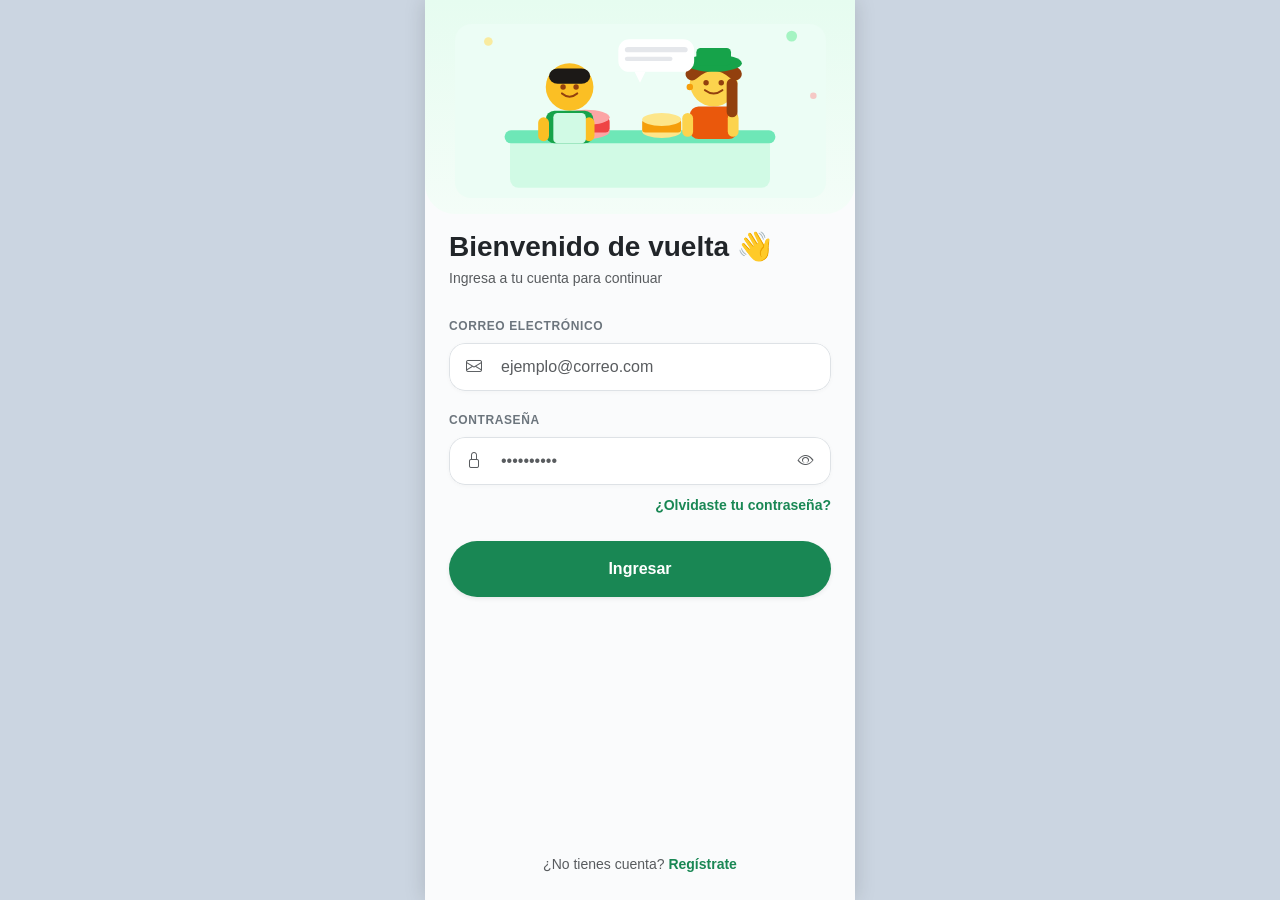
<file: login.html>
<!doctype html>
<html lang="es">
  <head>
    <meta charset="UTF-8" />
    <meta name="viewport" content="width=device-width, initial-scale=1.0" />
    <title>QaliRuta - Iniciar Sesión</title>
    <link
      href="https://cdn.jsdelivr.net/npm/bootstrap@5.3.0/dist/css/bootstrap.min.css"
      rel="stylesheet"
    />
    <link
      href="https://cdn.jsdelivr.net/npm/bootstrap-icons@1.10.5/font/bootstrap-icons.css"
      rel="stylesheet"
    />
    <link href="CSS/global.css" rel="stylesheet" />
    <link href="CSS/login.css" rel="stylesheet" />
  </head>

  <body>
    <div
      class="app-container login-screen d-flex flex-column justify-content-between min-vh-100"
    >
      <header class="login-header-bg text-center pt-4 pb-3">
        <img
          src="Imagenes/login.png"
          alt="Ilustración Bienvenida"
          class="img-fluid rounded-4 mx-auto d-block"
          style="max-width: 280px"
        />
      </header>

      <main class="px-4 py-3 flex-grow-1">
        <h3 class="fw-bold mb-1">Bienvenido de vuelta 👋</h3>
        <p class="text-muted small mb-4">Ingresa a tu cuenta para continuar</p>

        <form>
          <div class="mb-3">
            <label
              class="form-label text-secondary fw-semibold small tracking-wide"
              >CORREO ELECTRÓNICO</label
            >
            <div class="input-group custom-input-group">
              <span
                class="input-group-text bg-white border-end-0 text-muted ps-3"
              >
                <i class="bi bi-envelope"></i>
              </span>
              <input
                type="email"
                class="form-control border-start-0 ps-2"
                placeholder="ejemplo@correo.com"
              />
            </div>
          </div>

          <div class="mb-2">
            <label
              class="form-label text-secondary fw-semibold small tracking-wide"
              >CONTRASEÑA</label
            >
            <div class="input-group custom-input-group">
              <span
                class="input-group-text bg-white border-end-0 text-muted ps-3"
              >
                <i class="bi bi-lock"></i>
              </span>
              <input
                type="password"
                class="form-control border-start-0 border-end-0 ps-2"
                placeholder="••••••••••"
              />
              <span
                class="input-group-text bg-white border-start-0 text-muted pe-3"
              >
                <i class="bi bi-eye"></i>
              </span>
            </div>
          </div>

          <!-- Enlace que activa el Modal -->
          <div class="text-end mb-4">
            <a
              href="#"
              class="text-success text-decoration-none small fw-semibold"
              data-bs-toggle="modal"
              data-bs-target="#modalRecuperar"
              >¿Olvidaste tu contraseña?</a
            >
          </div>

          <a
            href="inicio.html"
            class="btn btn-success w-100 rounded-pill py-3 fw-bold mb-3 shadow-sm"
            >Ingresar</a
          >
        </form>
      </main>

      <footer class="text-center pb-4">
        <span class="text-muted small">¿No tienes cuenta? </span>
        <a href="#" class="text-success text-decoration-none small fw-bold"
          >Regístrate</a
        >
      </footer>
    </div>

    <!-- Recuperar Contraseña  -->
    <div
      class="modal fade"
      id="modalRecuperar"
      tabindex="-1"
      aria-labelledby="modalRecuperarLabel"
      aria-hidden="true"
    >
      <div class="modal-dialog modal-dialog-centered px-3">
        <div class="modal-content rounded-4 border-0 shadow">
          <div class="modal-header border-0 pb-0">
            <h5 class="modal-title fw-bold" id="modalRecuperarLabel">
              Recuperar Contraseña
            </h5>
            <button
              type="button"
              class="btn-close"
              data-bs-dismiss="modal"
              aria-label="Cerrar"
            ></button>
          </div>
          <div class="modal-body">
            <p class="text-muted small mb-3">
              Ingresa tu correo registrado para enviarte un enlace de
              recuperación.
            </p>
            <div class="input-group custom-input-group mb-3">
              <span
                class="input-group-text bg-white border-end-0 text-muted ps-3"
              >
                <i class="bi bi-envelope"></i>
              </span>
              <input
                type="email"
                class="form-control border-start-0 ps-2"
                placeholder="ejemplo@correo.com"
              />
            </div>
          </div>
          <div class="modal-footer border-0 pt-0">
            <button
              type="button"
              class="btn btn-light rounded-pill px-3"
              data-bs-dismiss="modal"
            >
              Cancelar
            </button>
            <button
              type="button"
              class="btn btn-success rounded-pill px-4"
              data-bs-dismiss="modal"
            >
              Enviar enlace
            </button>
          </div>
        </div>
      </div>
    </div>

    <script src="https://cdn.jsdelivr.net/npm/bootstrap@5.3.0/dist/js/bootstrap.bundle.min.js"></script>
  </body>
</html>
</file>
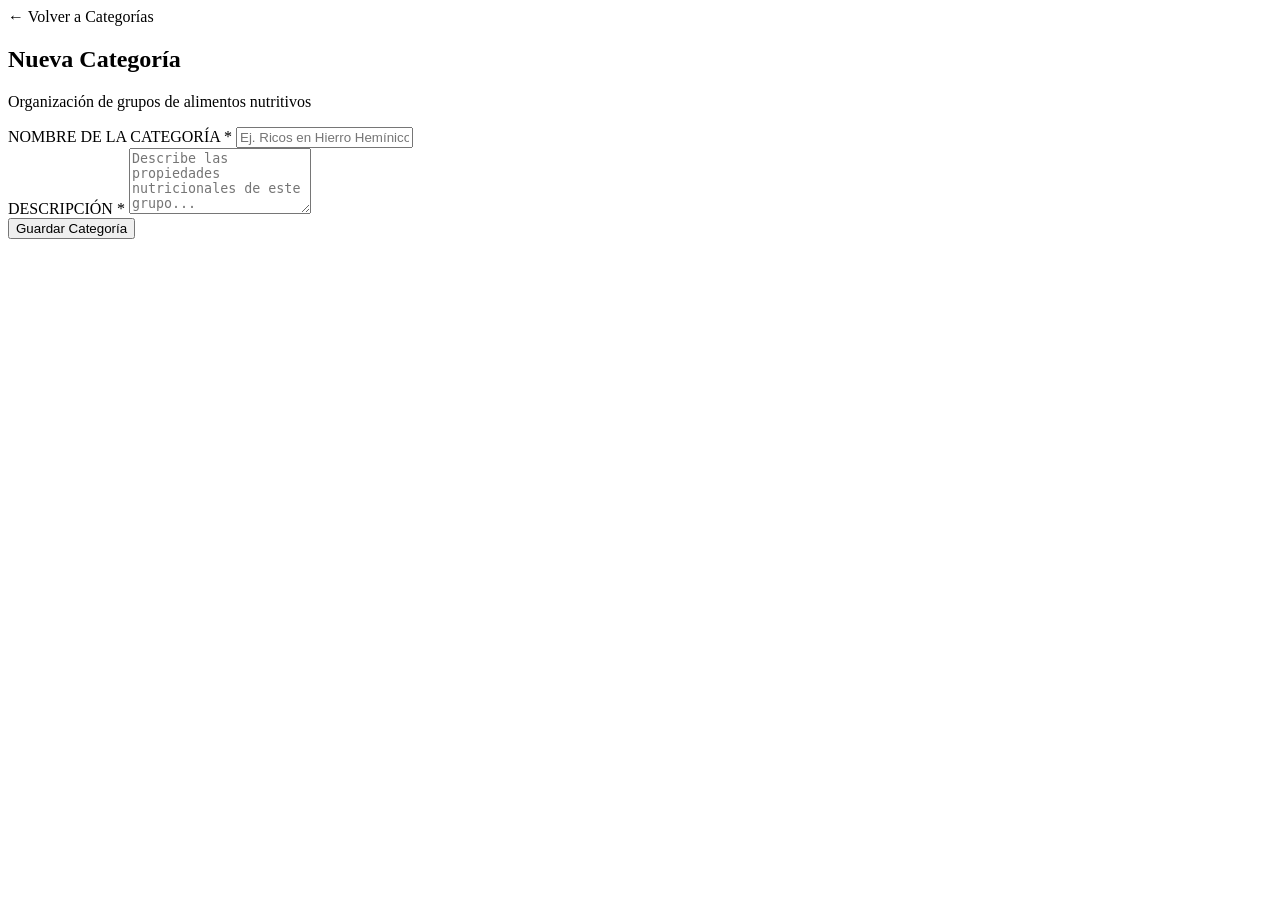
<file: src/main/resources/templates/categoria_form.html>
<!doctype html>
<html lang="es" xmlns:th="http://www.thymeleaf.org">
  <head
    th:replace="~{fragments/componentes :: head-comun(${modoEdicion} ? 'QaliRuta - Editar Categoría' : 'QaliRuta - Nueva Categoría', 'ninguno')}"
  ></head>

  <body>
    <div class="app-container d-flex flex-column min-vh-100">
      <header class="bg-white px-4 pt-4 pb-3 border-bottom">
        <a th:href="@{/categorias}" class="text-success text-decoration-none small fw-semibold d-inline-block mb-2">
          ← Volver a Categorías
        </a>
        <h2 class="fw-bold mb-1 text-dark" th:text="${modoEdicion} ? 'Editar Categoría' : 'Nueva Categoría'">Nueva Categoría</h2>
        <p class="text-muted small mb-0">Organización de grupos de alimentos nutritivos</p>
      </header>

      <main class="px-4 flex-grow-1 py-4 mb-5">
        <form th:action="@{/categorias/guardar}" th:object="${categoria}" method="post">
          
          <!-- ID oculto para edición -->
          <input type="hidden" th:field="*{id}" />

          <!-- Campo Nombre -->
          <div class="mb-3">
            <label class="form-label text-secondary fw-semibold small">NOMBRE DE LA CATEGORÍA *</label>
            <input
              type="text"
              th:field="*{nombre}"
              class="form-control rounded-3 p-3"
              th:classappend="${#fields.hasErrors('nombre')} ? 'is-invalid' : ''"
              placeholder="Ej. Ricos en Hierro Hemínico"
            />
            <div class="invalid-feedback d-block text-danger small mt-1" th:if="${#fields.hasErrors('nombre')}" th:errors="*{nombre}"></div>
          </div>

          <!-- Campo Descripción -->
          <div class="mb-4">
            <label class="form-label text-secondary fw-semibold small">DESCRIPCIÓN *</label>
            <textarea
              th:field="*{descripcion}"
              rows="4"
              class="form-control rounded-3 p-3"
              th:classappend="${#fields.hasErrors('descripcion')} ? 'is-invalid' : ''"
              placeholder="Describe las propiedades nutricionales de este grupo..."
            ></textarea>
            <div class="invalid-feedback d-block text-danger small mt-1" th:if="${#fields.hasErrors('descripcion')}" th:errors="*{descripcion}"></div>
          </div>

          <!-- Botón de acción -->
          <button
            type="submit"
            class="btn btn-success w-100 rounded-pill py-3 fw-bold shadow-sm"
            th:text="${modoEdicion} ? '✓ Actualizar Categoría' : '+ Guardar Categoría'"
          >
            Guardar Categoría
          </button>
        </form>
      </main>

      <footer
        th:replace="~{fragments/componentes :: footer-nav('menus')}"
      ></footer>
    </div>

    <!-- Bootstrap Bundle JS -->
    <script src="https://cdn.jsdelivr.net/npm/bootstrap@5.3.0/dist/js/bootstrap.bundle.min.js"></script>
  </body>
</html>
</file>
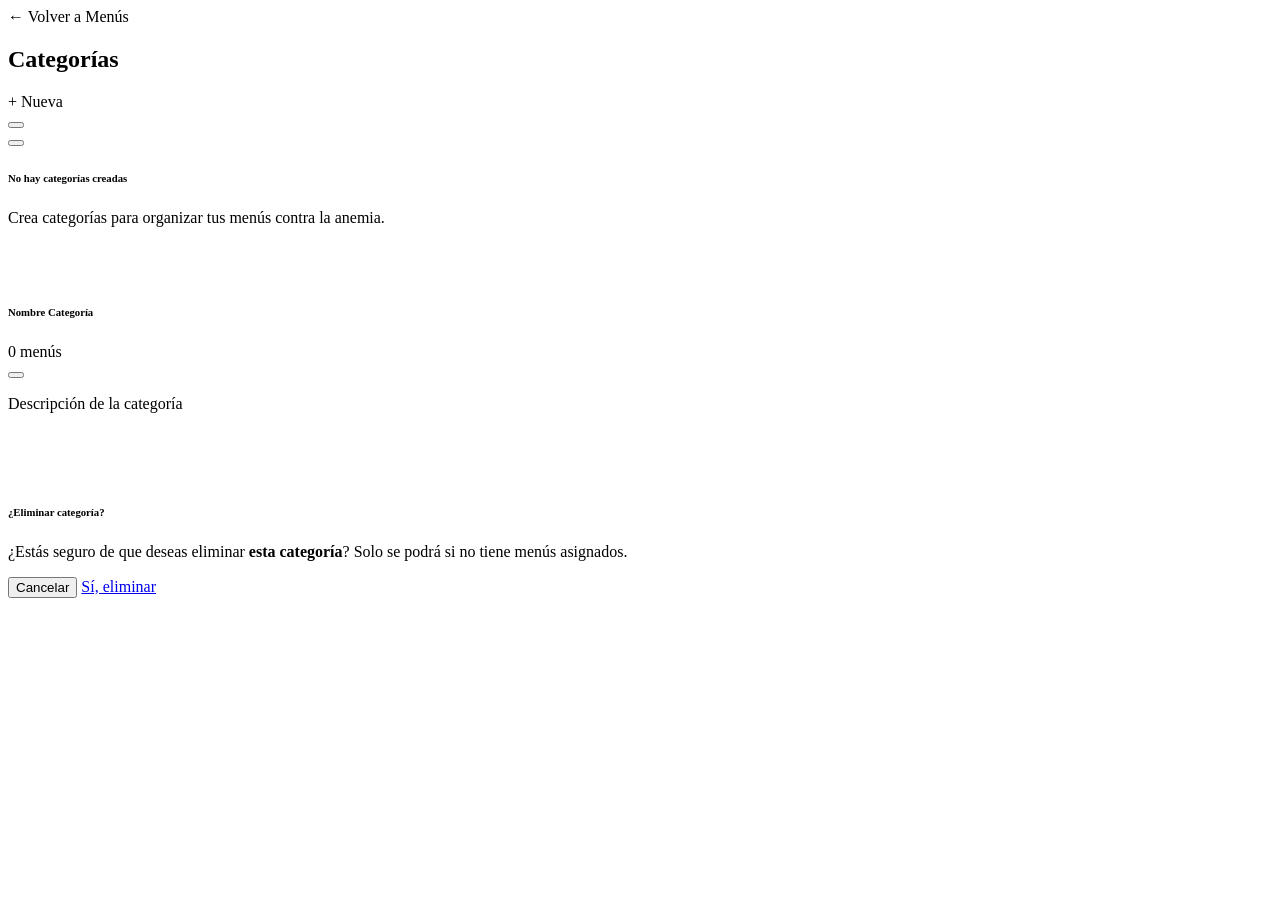
<file: src/main/resources/templates/categorias.html>
<!doctype html>
<html lang="es" xmlns:th="http://www.thymeleaf.org">
  <head
    th:replace="~{fragments/componentes :: head-comun('Categorías - QaliRuta', 'ninguno')}"
  ></head>

  <body>
    <div class="app-container d-flex flex-column min-vh-100">
      <header class="sticky-top-header bg-white px-4 pt-4 pb-3 border-bottom">
        <div class="d-flex justify-content-between align-items-center">
          <div>
            <a th:href="@{/menus}" class="text-success text-decoration-none small fw-semibold d-block mb-1">
              ← Volver a Menús
            </a>
            <h2 class="fw-bold mb-0 text-dark">Categorías</h2>
            <p class="text-muted small mb-0" th:text="${#lists.size(listaCategorias)} + ' categorías activas'"></p>
          </div>
          <a th:href="@{/categorias/nueva}" class="btn btn-success btn-sm rounded-pill fw-semibold px-3 shadow-sm">
            + Nueva
          </a>
        </div>
      </header>

      <main class="px-4 flex-grow-1 py-4 mb-5">
        <!-- Notificaciones Flash -->
        <div th:if="${mensajeExito}" class="alert alert-success d-flex align-items-center justify-content-between fade show rounded-4 py-2 px-3 mb-3 small" role="alert">
          <div class="d-flex align-items-center">
            <i class="bi bi-check-circle-fill me-2"></i>
            <span th:text="${mensajeExito}"></span>
          </div>
          <button type="button" class="btn-close ms-2" data-bs-dismiss="alert" aria-label="Close"></button>
        </div>

        <div th:if="${error}" class="alert alert-danger d-flex align-items-center justify-content-between fade show rounded-4 py-2 px-3 mb-3 small" role="alert">
          <div class="d-flex align-items-center">
            <i class="bi bi-exclamation-triangle-fill me-2"></i>
            <span th:text="${error}"></span>
          </div>
          <button type="button" class="btn-close ms-2" data-bs-dismiss="alert" aria-label="Close"></button>
        </div>

        <!-- Lista vacía -->
        <div th:if="${#lists.isEmpty(listaCategorias)}" class="text-center py-5">
          <i class="bi bi-folder-x text-muted fs-1 mb-2 d-block"></i>
          <h6 class="fw-bold text-muted">No hay categorías creadas</h6>
          <p class="text-muted small">Crea categorías para organizar tus menús contra la anemia.</p>
        </div>

        <!-- Listado dinámico de Categorías -->
        <div class="d-flex flex-column gap-3">
          <div
            th:each="cat : ${listaCategorias}"
            class="p-3 bg-white rounded-4 shadow-sm border border-light"
          >
            <div class="d-flex justify-content-between align-items-start mb-2">
              <div class="d-flex align-items-center gap-2">
                <div class="bg-success-subtle text-success rounded-3 p-2 d-flex align-items-center justify-content-center" style="width: 38px; height: 38px;">
                  <i class="bi bi-tag-fill"></i>
                </div>
                <div>
                  <h6 class="fw-bold mb-0 text-dark" th:text="${cat.nombre}">Nombre Categoría</h6>
                  <span class="badge bg-light text-muted border rounded-pill px-2 py-0 small" th:text="${#lists.size(cat.menus)} + ' menús'">0 menús</span>
                </div>
              </div>

              <!-- Acciones -->
              <div class="d-flex gap-1">
                <a
                  th:href="@{/categorias/editar/{id}(id=${cat.id})}"
                  class="btn btn-light btn-action-circle text-primary"
                  title="Editar categoría"
                >
                  <i class="bi bi-pencil-fill"></i>
                </a>
                <button
                  type="button"
                  class="btn btn-light btn-action-circle text-danger border-0"
                  data-bs-toggle="modal"
                  data-bs-target="#modalEliminar"
                  th:data-url="@{/categorias/eliminar/{id}(id=${cat.id})}"
                  th:data-nombre="${cat.nombre}"
                  title="Eliminar categoría"
                >
                  <i class="bi bi-trash-fill"></i>
                </button>
              </div>
            </div>

            <p class="text-muted small mb-0 lh-sm" th:text="${cat.descripcion}">Descripción de la categoría</p>
          </div>
        </div>
      </main>

      <footer
        th:replace="~{fragments/componentes :: footer-nav('menus')}"
      ></footer>
    </div>

    <!-- Modal de Confirmación para Eliminar Categoría -->
    <div
      class="modal fade"
      id="modalEliminar"
      tabindex="-1"
      aria-labelledby="modalEliminarLabel"
      aria-hidden="true"
    >
      <div class="modal-dialog modal-dialog-centered modal-confirm-dialog px-3">
        <div class="modal-content rounded-4 border-0 shadow text-center p-3">
          <div class="modal-body pb-2 pt-3">
            <div
              class="mx-auto mb-3 bg-danger-subtle text-danger rounded-circle d-flex align-items-center justify-content-center"
              style="width: 52px; height: 52px;"
            >
              <i class="bi bi-trash3-fill fs-4"></i>
            </div>
            <h6 class="fw-bold text-dark mb-2" id="modalEliminarLabel">¿Eliminar categoría?</h6>
            <p class="text-muted small mb-0">
              ¿Estás seguro de que deseas eliminar <strong id="nombreElementoEliminar" class="text-dark">esta categoría</strong>? Solo se podrá si no tiene menús asignados.
            </p>
          </div>
          <div class="modal-footer border-0 pt-3 pb-1 justify-content-center gap-2">
            <button
              type="button"
              class="btn btn-light rounded-pill px-4 fw-semibold small"
              data-bs-dismiss="modal"
            >
              Cancelar
            </button>
            <a
              id="btnConfirmarEliminar"
              href="#"
              class="btn btn-danger rounded-pill px-4 fw-semibold small shadow-sm"
            >
              Sí, eliminar
            </a>
          </div>
        </div>
      </div>
    </div>

    <!-- Bootstrap Bundle JS -->
    <script src="https://cdn.jsdelivr.net/npm/bootstrap@5.3.0/dist/js/bootstrap.bundle.min.js"></script>
    <script>
      const modalEliminar = document.getElementById('modalEliminar');
      if (modalEliminar) {
        modalEliminar.addEventListener('show.bs.modal', function (event) {
          const button = event.relatedTarget;
          const url = button.getAttribute('data-url');
          const nombre = button.getAttribute('data-nombre');
          const btnConfirmar = document.getElementById('btnConfirmarEliminar');
          const spanNombre = document.getElementById('nombreElementoEliminar');
          if (btnConfirmar) btnConfirmar.setAttribute('href', url);
          if (spanNombre && nombre) spanNombre.textContent = '"' + nombre + '"';
        });
      }
    </script>
  </body>
</html>
</file>
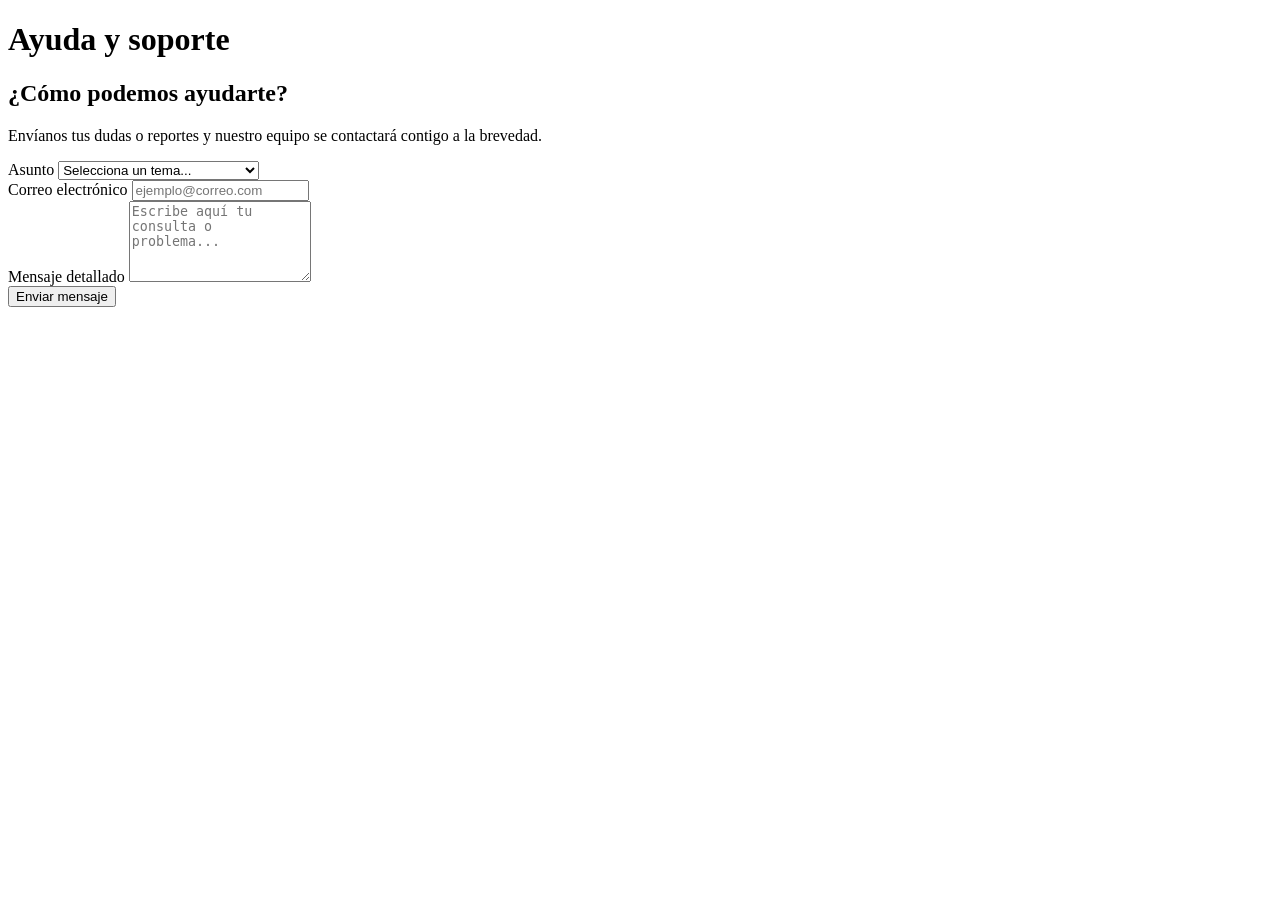
<file: src/main/resources/templates/contacto.html>
<!doctype html>
<html lang="es" xmlns:th="http://www.thymeleaf.org">
  
  <head
    th:replace="~{fragments/componentes :: head-comun('Ayuda y Soporte', '/css/contacto.css')}"
  ></head>

  <body>
    <div class="app-container">
      <header
        class="contacto-header d-flex align-items-center px-3 py-3 sticky-top"
      >
        <div
          class="cursor-pointer d-flex align-items-center justify-content-center contacto-back-btn"
          onclick="window.history.back()"
        >
          <i class="bi bi-chevron-left fs-5 text-dark"></i>
        </div>
        <h1 class="fs-6 fw-bold mb-0 ms-2 text-dark">Ayuda y soporte</h1>
      </header>

      <!-- Formulario de Contacto -->
      <main class="contacto-main bg-white px-4 pt-4">
        <div class="text-center mb-4 mt-2">
          <div class="contacto-icon-box mx-auto mb-3">
            <i class="bi bi-headset text-danger contacto-headset-icon"></i>
          </div>
          <h2 class="fs-5 fw-bold text-dark">¿Cómo podemos ayudarte?</h2>
          <p class="text-muted small">
            Envíanos tus dudas o reportes y nuestro equipo se contactará contigo
            a la brevedad.
          </p>
        </div>

        <form action="/enviar-contacto" method="post">
          <div class="mb-3">
            <label for="asunto" class="form-label form-label-custom"
              >Asunto</label
            >
            <select
              class="form-select form-control-custom"
              id="asunto"
              required
            >
              <option value="" selected disabled>Selecciona un tema...</option>
              <option value="1">Problemas con mi cuenta</option>
              <option value="2">Dudas sobre un menú o curso</option>
              <option value="3">Reportar un error en la app</option>
              <option value="4">Otro</option>
            </select>
          </div>

          <div class="mb-3">
            <label for="correo" class="form-label form-label-custom"
              >Correo electrónico</label
            >
            <input
              type="email"
              class="form-control form-control-custom"
              id="correo"
              placeholder="ejemplo@correo.com"
              required
            />
          </div>

          <div class="mb-4">
            <label for="mensaje" class="form-label form-label-custom"
              >Mensaje detallado</label
            >
            <textarea
              class="form-control form-control-custom"
              id="mensaje"
              rows="5"
              placeholder="Escribe aquí tu consulta o problema..."
              required
            ></textarea>
          </div>

          <button type="submit" class="btn-enviar mt-2 shadow-sm">
            Enviar mensaje
          </button>
        </form>
      </main>

      <footer
        th:replace="~{fragments/componentes :: footer-nav('contacto')}"
      ></footer>
    </div>
  </body>
</html>
</file>
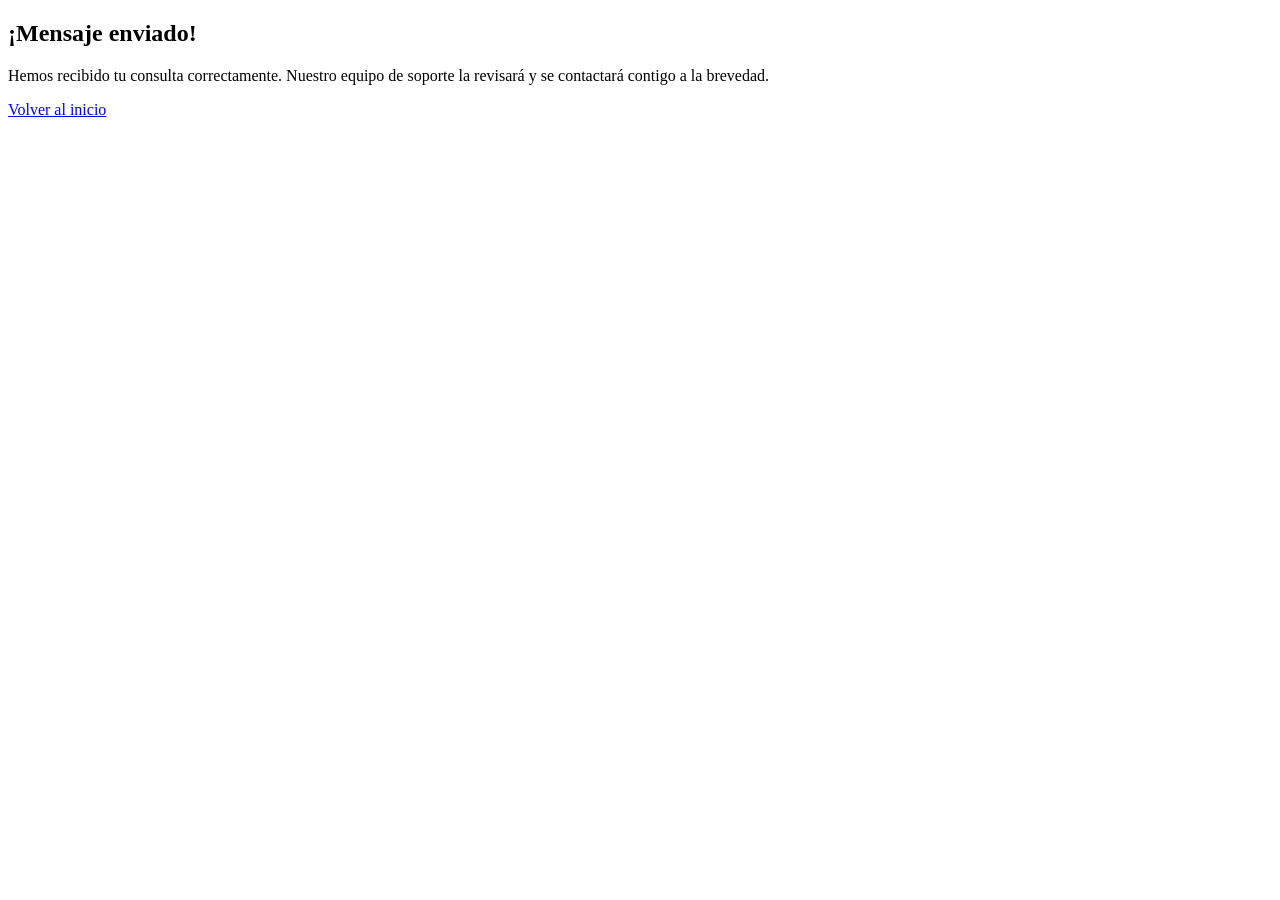
<file: src/main/resources/templates/contacto_exito.html>
<!doctype html>
<html lang="es" xmlns:th="http://www.thymeleaf.org">
  <head
    th:replace="~{fragments/componentes :: head-comun('Mensaje Enviado - QaliRuta', 'ninguno')}"
  ></head>
  
  <body class="bg-light">
    <div
      class="app-container d-flex flex-column min-vh-100 justify-content-center align-items-center text-center px-4 bg-white"
    >
      <div class="mb-4">
        <i
          class="bi bi-check-circle-fill text-success exito-check-icon"
        ></i>
      </div>

      <h2 class="fw-bold text-dark mb-3">¡Mensaje enviado!</h2>
      <p class="text-muted mb-5">
        Hemos recibido tu consulta correctamente. Nuestro equipo de soporte la
        revisará y se contactará contigo a la brevedad.
      </p>

      <a
        href="/inicio"
        class="btn btn-success w-100 rounded-pill py-3 fw-bold shadow-sm"
      >
        Volver al inicio
      </a>
    </div>
  </body>
</html>
</file>
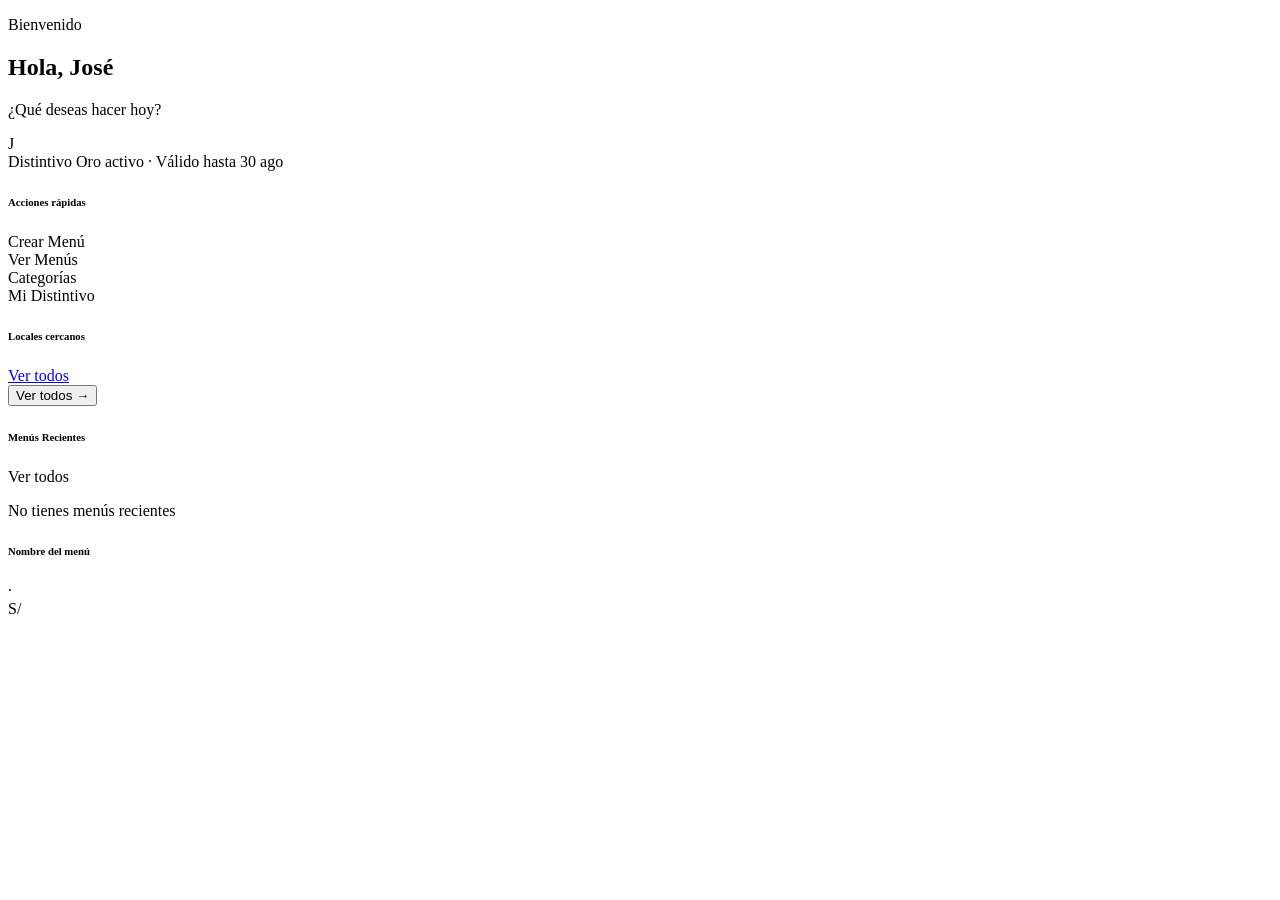
<file: src/main/resources/templates/inicio.html>
<!doctype html>
<html lang="es" xmlns:th="http://www.thymeleaf.org">
  <head
    th:replace="~{fragments/componentes :: head-comun('Inicio - QaliRuta', '/css/inicio.css')}"
  ></head>

  <body>
    <div class="app-container">
      <header
        class="d-flex justify-content-between align-items-center mt-3 mb-4 px-3"
      >
        <div>
          <p class="text-success fw-bold mb-0 small">Bienvenido</p>
          <h2 class="fw-bold mb-0">Hola, José</h2>
          <p class="text-muted small mb-0">¿Qué deseas hacer hoy?</p>
        </div>

        <div class="d-flex align-items-center">
          <i
            class="bi bi-headset text-success fs-3 me-3 cursor-pointer"
            onclick="window.location.href = '/contacto'"
          ></i>
          <div
            class="user-avatar bg-success text-white fw-bold d-flex align-items-center justify-content-center"
          >
            J
          </div>
        </div>
      </header>

      <main>
        <!-- esto funcionara solo si "esOro" es true -->
        <div class="px-3 mb-4" th:if="${esOro}">
          <div
            class="badge-oro rounded-pill py-2 px-3 d-flex align-items-center justify-content-center"
          >
            <i class="bi bi-award-fill text-warning me-2 fs-5"></i>
            <span class="fw-bold text-gold"
              >Distintivo Oro activo · Válido hasta 30 ago</span
            >
          </div>
        </div>

        <div class="px-3 mb-4">
          <h6 class="fw-bold mb-3 section-title">Acciones rápidas</h6>
          <div class="row g-3">
            <div class="col-6">
              <a th:href="@{/menus/nuevo}" class="text-decoration-none">
                <div class="action-card bg-soft-orange text-center">
                  <div class="icon-circle bg-white shadow-sm mb-2 mx-auto">
                    <i class="bi bi-shop text-orange fs-4"></i>
                  </div>
                  <span class="fw-bold small text-orange">Crear Menú</span>
                </div>
              </a>
            </div>

            <div class="col-6">
              <a th:href="@{/menus}" class="text-decoration-none">
                <div class="action-card bg-soft-green text-center">
                  <div class="icon-circle bg-white shadow-sm mb-2 mx-auto">
                    <i class="bi bi-card-list text-success fs-4"></i>
                  </div>
                  <span class="fw-bold small text-success">Ver Menús</span>
                </div>
              </a>
            </div>

            <div class="col-6">
              <a th:href="@{/categorias}" class="text-decoration-none">
                <div class="action-card bg-soft-purple text-center">
                  <div class="icon-circle bg-white shadow-sm mb-2 mx-auto">
                    <i class="bi bi-tags-fill text-purple fs-4"></i>
                  </div>
                  <span class="fw-bold small text-purple">Categorías</span>
                </div>
              </a>
            </div>

            <div class="col-6">
              <div class="action-card bg-soft-yellow text-center">
                <div class="icon-circle bg-white shadow-sm mb-2 mx-auto">
                  <i class="bi bi-trophy-fill text-warning fs-4"></i>
                </div>
                <span class="fw-bold small text-gold">Mi Distintivo</span>
              </div>
            </div>
          </div>
        </div>

        <div class="px-3 mb-4">
          <div class="d-flex justify-content-between align-items-center mb-3">
            <h6 class="fw-bold mb-0 section-title">Locales cercanos</h6>
            <a href="#" class="text-success text-decoration-none small fw-bold"
              >Ver todos</a
            >
          </div>
          <div class="map-container position-relative">
            <div class="map-bg">
              <div class="map-pin pin-1">
                <i class="bi bi-geo-alt-fill"></i>
              </div>
              <div class="map-pin pin-2">
                <i class="bi bi-geo-alt-fill"></i>
              </div>
              <div class="map-pin pin-3 bg-secondary">
                <i class="bi bi-geo-alt-fill"></i>
              </div>
              <div class="map-pin pin-4">
                <i class="bi bi-geo-alt-fill"></i>
              </div>
            </div>
            <button
              class="btn btn-light btn-sm rounded-pill shadow-sm position-absolute bottom-0 end-0 m-2 text-success fw-bold"
            >
              Ver todos &rarr;
            </button>
          </div>
        </div>

        <div class="px-3 mb-5 pb-4">
          <div class="d-flex justify-content-between align-items-center mb-3">
            <h6 class="fw-bold mb-0 section-title">Menús Recientes</h6>
            <a th:href="@{/menus}" class="text-success text-decoration-none small fw-bold"
              >Ver todos</a
            >
          </div>

          <!-- Mensaje cuando no hay menús recientes -->
          <div th:if="${#lists.isEmpty(listaMenus)}" class="text-center py-4">
            <i class="bi bi-clock-history text-muted empty-state-icon d-block mb-2"></i>
            <p class="text-muted small mb-0">No tienes menús recientes</p>
          </div>

          <!-- Thymeleaf repetira este bloque por cada menu en la BD -->
          <div
            th:each="menu : ${listaMenus}"
            class="recent-menu-card d-flex align-items-center p-3 mb-3 bg-white"
          >
            <div
              class="menu-icon-box bg-soft-green d-flex justify-content-center align-items-center me-3 flex-shrink-0"
            >
              <i class="bi bi-shop text-success fs-4"></i>
            </div>
            <div class="flex-grow-1 overflow-hidden">
              <h6 class="fw-bold mb-1 menu-title text-truncate" th:text="${menu.nombre}">
                Nombre del menú
              </h6>
              <span class="text-muted small d-flex align-items-center">
                <i class="bi bi-droplet-fill text-danger me-1"></i>
                <span th:text="${menu.contenidoHierro} + ' mg Fe'"></span>
                <span class="mx-1">·</span>
                <span th:text="${menu.categoria.nombre}"></span>
              </span>
            </div>
            <div class="text-end ms-2">
              <span class="fw-bold text-success small">
                S/ <span th:text="${#numbers.formatDecimal(menu.precio, 1, 2)}"></span>
              </span>
            </div>
          </div>
        </div>
      </main>

      <footer
        th:replace="~{fragments/componentes :: footer-nav('inicio')}"
      ></footer>
    </div>
  </body>
</html>
</file>
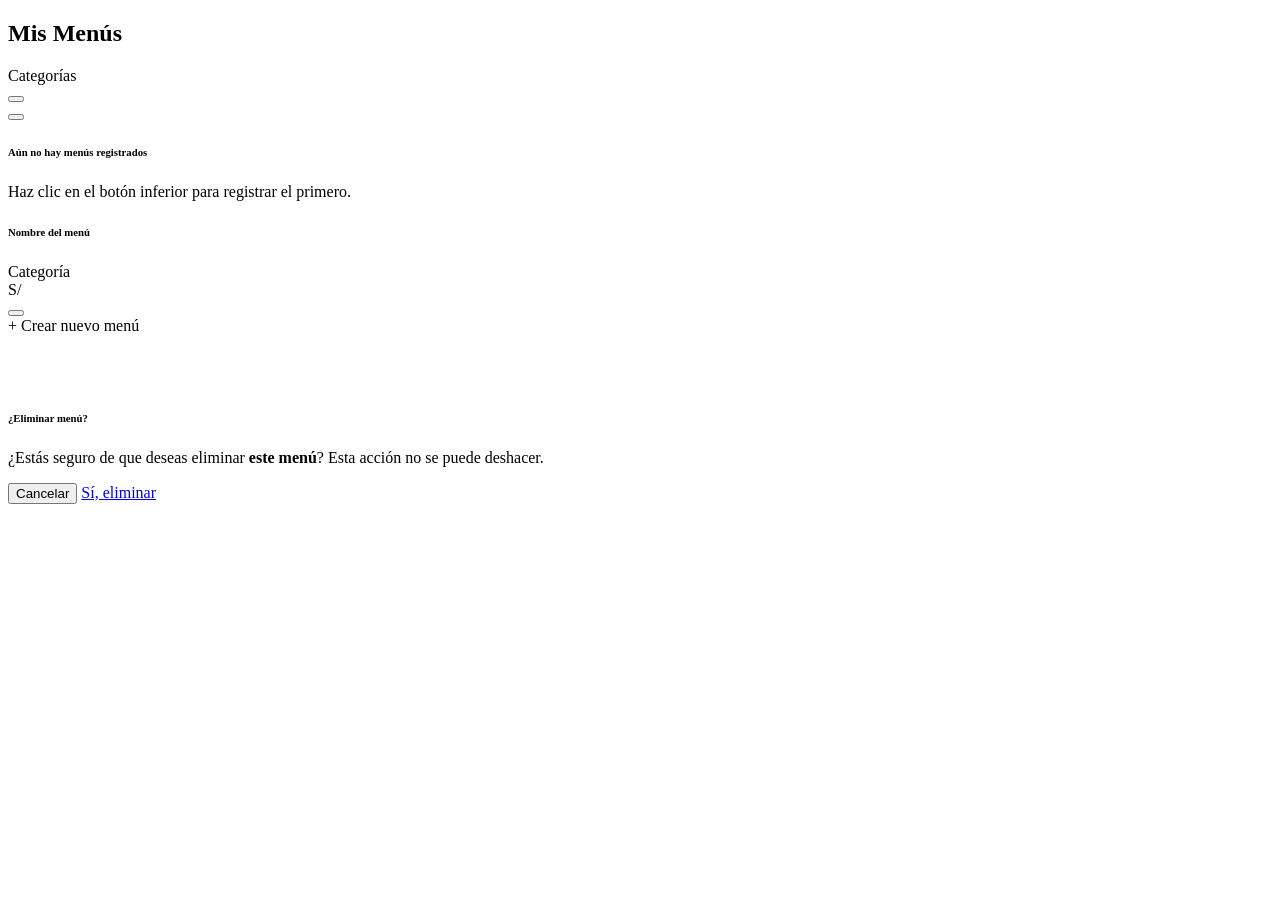
<file: src/main/resources/templates/menus.html>
<!doctype html>
<html lang="es" xmlns:th="http://www.thymeleaf.org">
  
  <head
    th:replace="~{fragments/componentes :: head-comun('Menús - QaliRuta', '/css/menus.css')}"
  ></head>

  <body>
    <div class="app-container d-flex flex-column min-vh-100">
      <header class="sticky-top-header px-4 pt-4 pb-3">
        <div class="d-flex justify-content-between align-items-center">
          <div>
            <h2 class="fw-bold mb-0 text-dark-blue">Mis Menús</h2>
            <p class="text-muted small mb-0" th:text="${#lists.size(listaMenus)} + ' menús registrados'"></p>
          </div>
          <a th:href="@{/categorias}" class="btn btn-outline-success btn-sm rounded-pill fw-semibold px-3">
            <i class="bi bi-tags me-1"></i> Categorías
          </a>
        </div>
      </header>

      <main class="px-4 flex-grow-1 pb-5 mb-5 menus-main">

        <!-- Mensajes Flash de Notificación -->
        <div th:if="${mensajeExito}" class="alert alert-success d-flex align-items-center justify-content-between fade show rounded-4 py-2 px-3 mb-3 small" role="alert">
          <div class="d-flex align-items-center">
            <i class="bi bi-check-circle-fill me-2"></i>
            <span th:text="${mensajeExito}"></span>
          </div>
          <button type="button" class="btn-close ms-2" data-bs-dismiss="alert" aria-label="Close"></button>
        </div>

        <div th:if="${error}" class="alert alert-danger d-flex align-items-center justify-content-between fade show rounded-4 py-2 px-3 mb-3 small" role="alert">
          <div class="d-flex align-items-center">
            <i class="bi bi-exclamation-triangle-fill me-2"></i>
            <span th:text="${error}"></span>
          </div>
          <button type="button" class="btn-close ms-2" data-bs-dismiss="alert" aria-label="Close"></button>
        </div>

        <div class="menu-list-container mb-4 pb-5">

          <!-- Mensaje si no hay registros -->
          <div th:if="${#lists.isEmpty(listaMenus)}" class="text-center py-5">
            <i class="bi bi-cup-hot empty-state-icon text-muted d-block mb-3"></i>
            <h6 class="fw-bold text-muted">Aún no hay menús registrados</h6>
            <p class="text-muted small">Haz clic en el botón inferior para registrar el primero.</p>
          </div>

          <!-- Listado dinámico desde MySQL (READ) -->
          <div
            th:each="menu : ${listaMenus}"
            class="menu-list-card d-flex align-items-center p-3 mb-3 bg-white"
          >
            <div
              class="menu-icon-bg d-flex justify-content-center align-items-center me-3 flex-shrink-0"
            >
              <i class="bi bi-cup-hot text-danger fs-4"></i>
            </div>
            <div class="flex-grow-1 overflow-hidden">
              <div class="d-flex align-items-center gap-2 mb-1">
                <h6
                  class="fw-bold mb-0 text-dark-blue text-truncate"
                  th:text="${menu.nombre}"
                >
                  Nombre del menú
                </h6>
              </div>

              <div class="mb-1">
                <span class="badge bg-light text-success border border-success-subtle rounded-pill px-2 py-1 small" th:text="${menu.categoria.nombre}">
                  Categoría
                </span>
              </div>

              <div class="d-flex align-items-center gap-2 flex-wrap">
                <span class="text-blood-info fw-semibold">
                  <i class="bi bi-droplet-fill"></i>
                  <span th:text="${menu.contenidoHierro} + ' mg Fe'"></span>
                </span>
                <span class="text-price fw-bold">
                  S/ <span th:text="${#numbers.formatDecimal(menu.precio, 1, 2)}"></span>
                </span>
              </div>
            </div>

            <!-- Acciones CRUD: Editar y Eliminar -->
            <div class="d-flex flex-column gap-1 ms-2">
              <a
                th:href="@{/menus/editar/{id}(id=${menu.id})}"
                class="btn btn-light btn-action-circle text-primary"
                title="Editar menú"
              >
                <i class="bi bi-pencil-fill"></i>
              </a>
              <button
                type="button"
                class="btn btn-light btn-action-circle text-danger border-0"
                data-bs-toggle="modal"
                data-bs-target="#modalEliminar"
                th:data-url="@{/menus/eliminar/{id}(id=${menu.id})}"
                th:data-nombre="${menu.nombre}"
                title="Eliminar menú"
              >
                <i class="bi bi-trash-fill"></i>
              </button>
            </div>
          </div>

        </div>
      </main>

      <div class="create-menu-btn-container px-4">
        <a
          th:href="@{/menus/nuevo}"
          class="btn btn-success w-100 rounded-pill py-3 fw-bold shadow-sm fs-6"
        >
          + Crear nuevo menú
        </a>
      </div>

      <footer
        th:replace="~{fragments/componentes :: footer-nav('menus')}"
      ></footer>
    </div>

    <!-- Modal de Confirmación para Eliminar Menú -->
    <div
      class="modal fade"
      id="modalEliminar"
      tabindex="-1"
      aria-labelledby="modalEliminarLabel"
      aria-hidden="true"
    >
      <div class="modal-dialog modal-dialog-centered modal-confirm-dialog px-3">
        <div class="modal-content rounded-4 border-0 shadow text-center p-3">
          <div class="modal-body pb-2 pt-3">
            <div
              class="mx-auto mb-3 bg-danger-subtle text-danger rounded-circle d-flex align-items-center justify-content-center"
              style="width: 52px; height: 52px;"
            >
              <i class="bi bi-trash3-fill fs-4"></i>
            </div>
            <h6 class="fw-bold text-dark mb-2" id="modalEliminarLabel">¿Eliminar menú?</h6>
            <p class="text-muted small mb-0">
              ¿Estás seguro de que deseas eliminar <strong id="nombreElementoEliminar" class="text-dark">este menú</strong>? Esta acción no se puede deshacer.
            </p>
          </div>
          <div class="modal-footer border-0 pt-3 pb-1 justify-content-center gap-2">
            <button
              type="button"
              class="btn btn-light rounded-pill px-4 fw-semibold small"
              data-bs-dismiss="modal"
            >
              Cancelar
            </button>
            <a
              id="btnConfirmarEliminar"
              href="#"
              class="btn btn-danger rounded-pill px-4 fw-semibold small shadow-sm"
            >
              Sí, eliminar
            </a>
          </div>
        </div>
      </div>
    </div>

    <!-- Bootstrap Bundle JS -->
    <script src="https://cdn.jsdelivr.net/npm/bootstrap@5.3.0/dist/js/bootstrap.bundle.min.js"></script>
    <script>
      const modalEliminar = document.getElementById('modalEliminar');
      if (modalEliminar) {
        modalEliminar.addEventListener('show.bs.modal', function (event) {
          const button = event.relatedTarget;
          const url = button.getAttribute('data-url');
          const nombre = button.getAttribute('data-nombre');
          const btnConfirmar = document.getElementById('btnConfirmarEliminar');
          const spanNombre = document.getElementById('nombreElementoEliminar');
          if (btnConfirmar) btnConfirmar.setAttribute('href', url);
          if (spanNombre && nombre) spanNombre.textContent = '"' + nombre + '"';
        });
      }
    </script>
  </body>
</html>
</file>
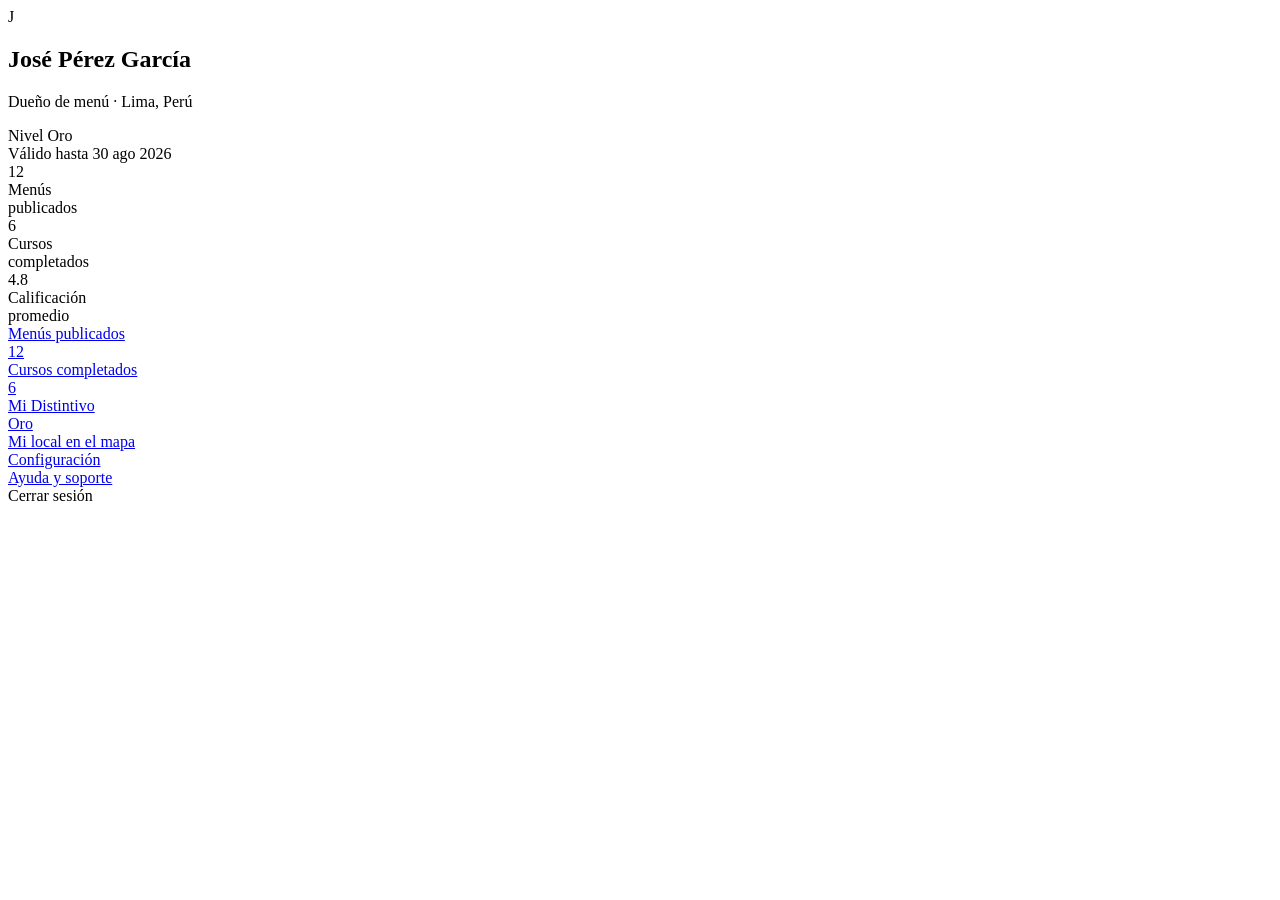
<file: src/main/resources/templates/perfil.html>
<!doctype html>
<html lang="es" xmlns:th="http://www.thymeleaf.org">
  
  <head
    th:replace="~{fragments/componentes :: head-comun('Perfil - QaliRuta', '/css/perfil.css')}"
  >
  </head>

  <body>
    <div class="app-container">
      <header class="text-center pt-5 pb-4 perfil-header-bg">
        <div class="position-relative d-inline-block mt-3">
          <div
            class="rounded-circle d-flex align-items-center justify-content-center mx-auto perfil-avatar-box"
          >
            <span class="fs-2 fw-medium text-white">J</span>
          </div>

          <div
            class="position-absolute bottom-0 start-100 translate-middle p-1 bg-success rounded-circle border border-white border-2 d-flex align-items-center justify-content-center perfil-btn-editar"
          >
            <i class="bi bi-pencil-fill text-white perfil-icono-editar"></i>
          </div>
        </div>

        <h2 class="mt-3 mb-1 fs-5 fw-bold text-dark">José Pérez García</h2>
        <p class="text-muted small mb-3">Dueño de menú · Lima, Perú</p>

        <div
          class="d-inline-flex align-items-center border border-warning rounded-pill px-4 py-2 perfil-badge-oro"
        >
          <div class="me-2 fs-5 text-oro">
            <i class="bi bi-award-fill"></i>
          </div>
          <div class="text-start lh-1">
            <div class="fw-bold text-oro perfil-texto-sm">Nivel Oro</div>
            <div class="text-muted perfil-texto-xs">
              Válido hasta 30 ago 2026
            </div>
          </div>
        </div>
      </header>

      <main class="bg-white pt-4 px-3 perfil-main-container">
        <div class="row g-2 text-center mb-4">
          <div class="col-4">
            <div class="border rounded-4 py-3 px-1 shadow-sm h-100">
              <div class="fs-4 fw-bold text-success">12</div>
              <div class="text-muted perfil-stat-subtext">
                Menús<br />publicados
              </div>
            </div>
          </div>
          <div class="col-4">
            <div class="border rounded-4 py-3 px-1 shadow-sm h-100">
              <div class="fs-4 fw-bold text-morado">6</div>
              <div class="text-muted perfil-stat-subtext">
                Cursos<br />completados
              </div>
            </div>
          </div>
          <div class="col-4">
            <div class="border rounded-4 py-3 px-1 shadow-sm h-100">
              <div class="fs-4 fw-bold text-naranja">
                4.8 <i class="bi bi-star-fill ms-1 perfil-icono-estrella"></i>
              </div>
              <div class="text-muted perfil-stat-subtext">
                Calificación<br />promedio
              </div>
            </div>
          </div>
        </div>

        <div class="mt-2">
          <a
            href="#"
            class="d-flex justify-content-between align-items-center py-3 text-decoration-none border-bottom border-light"
          >
            <div class="d-flex align-items-center">
              <div
                class="rounded-circle d-flex align-items-center justify-content-center me-3 perfil-icon-circle bg-icon-verde"
              >
                <i class="bi bi-journal-text text-success fs-5"></i>
              </div>
              <span class="text-dark fw-medium perfil-list-texto"
                >Menús publicados</span
              >
            </div>
            <div class="d-flex align-items-center">
              <span
                class="badge bg-success bg-opacity-10 text-success rounded-pill me-2 px-2 py-1"
                >12</span
              >
              <i class="bi bi-chevron-right text-muted small"></i>
            </div>
          </a>

          <a
            href="#"
            class="d-flex justify-content-between align-items-center py-3 text-decoration-none border-bottom border-light"
          >
            <div class="d-flex align-items-center">
              <div
                class="rounded-circle d-flex align-items-center justify-content-center me-3 perfil-icon-circle bg-icon-morado"
              >
                <i class="bi bi-mortarboard-fill fs-5 text-morado"></i>
              </div>
              <span class="text-dark fw-medium perfil-list-texto"
                >Cursos completados</span
              >
            </div>
            <div class="d-flex align-items-center">
              <span
                class="badge rounded-pill me-2 px-2 py-1 bg-icon-morado text-morado"
                >6</span
              >
              <i class="bi bi-chevron-right text-muted small"></i>
            </div>
          </a>

          <a
            href="#"
            class="d-flex justify-content-between align-items-center py-3 text-decoration-none border-bottom border-light"
          >
            <div class="d-flex align-items-center">
              <div
                class="rounded-circle d-flex align-items-center justify-content-center me-3 perfil-icon-circle bg-icon-amarillo"
              >
                <i class="bi bi-award-fill fs-5 text-oro"></i>
              </div>
              <span class="text-dark fw-medium perfil-list-texto"
                >Mi Distintivo</span
              >
            </div>
            <div class="d-flex align-items-center">
              <span
                class="badge bg-warning bg-opacity-10 text-warning rounded-pill me-2 px-2 py-1"
                >Oro</span
              >
              <i class="bi bi-chevron-right text-muted small"></i>
            </div>
          </a>

          <a
            href="#"
            class="d-flex justify-content-between align-items-center py-3 text-decoration-none border-bottom border-light"
          >
            <div class="d-flex align-items-center">
              <div
                class="rounded-circle d-flex align-items-center justify-content-center me-3 perfil-icon-circle bg-icon-azul"
              >
                <i class="bi bi-map-fill text-info fs-5"></i>
              </div>
              <span class="text-dark fw-medium perfil-list-texto"
                >Mi local en el mapa</span
              >
            </div>
            <i class="bi bi-chevron-right text-muted small"></i>
          </a>

          <a
            href="#"
            class="d-flex justify-content-between align-items-center py-3 text-decoration-none border-bottom border-light"
          >
            <div class="d-flex align-items-center">
              <div
                class="rounded-circle d-flex align-items-center justify-content-center me-3 perfil-icon-circle bg-icon-gris"
              >
                <i class="bi bi-gear-fill text-secondary fs-5"></i>
              </div>
              <span class="text-dark fw-medium perfil-list-texto"
                >Configuración</span
              >
            </div>
            <i class="bi bi-chevron-right text-muted small"></i>
          </a>

          <a
            href="/contacto"
            class="d-flex justify-content-between align-items-center py-3 text-decoration-none border-bottom border-light"
          >
            <div class="d-flex align-items-center">
              <div
                class="rounded-circle d-flex align-items-center justify-content-center me-3 perfil-icon-circle bg-icon-rojo"
              >
                <i class="bi bi-question-circle-fill text-danger fs-5"></i>
              </div>
              <span class="text-dark perfil-list-texto">Ayuda y soporte</span>
            </div>
            <i class="bi bi-chevron-right text-muted small"></i>
          </a>

          <a
            th:href="@{/}"
            class="d-flex justify-content-between align-items-center py-3 text-decoration-none"
          >
            <div class="d-flex align-items-center">
              <div
                class="rounded-circle d-flex align-items-center justify-content-center me-3 perfil-icon-circle bg-icon-rojo"
              >
                <i class="bi bi-door-closed-fill text-danger fs-5"></i>
              </div>
              <span class="text-danger perfil-list-texto">Cerrar sesión</span>
            </div>
          </a>
        </div>
      </main>

      <footer
        th:replace="fragments/componentes :: footer-nav('perfil')"
      ></footer>
    </div>
  </body>
</html>
</file>
<file: CSS/global.css>
body {
  background-color: #e9ecef;
  font-family: "Segoe UI", Tahoma, Geneva, Verdana, sans-serif;
  margin: 0;
  padding: 0;
}

.app-container {
  max-width: 414px;
  margin: 0 auto;
  background-color: #fafbfc;
  min-height: 100vh;
  position: relative;
  box-shadow: 0 0 20px rgba(0, 0, 0, 0.1);
  overflow-x: hidden;
}

.text-orange {
  color: #f56565;
}
.text-purple {
  color: #6b46c1;
}

.btn-success {
  background-color: #198754;
  border: none;
  transition: transform 0.2s;
}

.btn-success:active {
  transform: scale(0.96);
}


/* NAVEGACIÓN INFERIOR (BARRA)  */
.bottom-nav {
  position: fixed;
  bottom: 0;
  left: 50%;
  transform: translateX(-50%);
  width: 100%;
  max-width: 414px;
  background-color: white;
  border-top: 1px solid #e2e8f0;
  border-radius: 25px 25px 0 0;
  z-index: 1000;
  box-shadow: 0 -4px 15px rgba(0, 0, 0, 0.05);
}

.nav-item {
  font-size: 0.7rem;
  font-weight: 600;
  cursor: pointer;
}

.nav-item.active {
  color: #198754 !important;
}

.nav-item i {
  margin-bottom: 2px;
}

/* ADAPTACIÓN A PANTALLAS GRANDES */
.app-container {
  width: 100%;
  max-width: 414px;
  margin: 0 auto;
  min-height: 100vh;
  background-color: #fafbfc;
  position: relative;
  box-shadow: 0 0 20px rgba(0, 0, 0, 0.15);
}

@media (min-width: 415px) {
  body {
    background-color: #cbd5e1 !important;
    justify-content: center;
  }
}

/* AUTO-AJUSTE PARA CUALQUIER PANTALLA */

.app-container {
  width: 100%;
  max-width: 100%;
  min-height: 100vh;
  background-color: #fafbfc;
  position: relative;
  overflow-x: hidden !important;
}

/* Fuerza a que las imágenes y carruseles no se desborden */
.app-container img,
.app-container svg,
.carousel-inner,
.carousel-item > div {
  max-width: 100% !important;
  height: auto;
}

.app-container .row {
  margin-left: 0 !important;
  margin-right: 0 !important;
}

/* si la pantalla es más grande que un celular se aplica el formato de app centrada */
@media (min-width: 576px) {
  body {
    background-color: #cbd5e1 !important;
    display: flex;
    justify-content: center;
  }

  .app-container {
    max-width: 430px;
    box-shadow: 0 0 20px rgba(0, 0, 0, 0.15);
    margin: 0 auto;
  }

  /* Contenedores fijos limitados al ancho del contenedor */
  .sticky-top-header,
  .calc-btn-container,
  .create-menu-btn-container,
  .bottom-nav {
    max-width: 430px !important;
  }
}
</file>
<file: CSS/login.css>
/* PANTALLA DE LOGIN */
.login-header-bg {
  background: linear-gradient(180deg, #e6fcf0 0%, #f4fdf8 100%);
  border-bottom-left-radius: 30px;
  border-bottom-right-radius: 30px;
}

.tracking-wide {
  letter-spacing: 0.05em;
  font-size: 0.75rem;
}

.custom-input-group {
  background-color: #ffffff;
  border-radius: 16px;
  overflow: hidden;
  box-shadow: 0 1px 4px rgba(0, 0, 0, 0.03);
}

.custom-input-group .form-control {
  border-color: #dee2e6;
  height: 48px;
  box-shadow: none !important;
}

.custom-input-group .input-group-text {
  border-color: #dee2e6;
  border-radius: 16px 0 0 16px;
}

.custom-input-group .form-control:last-child {
  border-radius: 0 16px 16px 0;
}

.custom-input-group .input-group-text:last-child {
  border-radius: 0 16px 16px 0;
}
</file>
